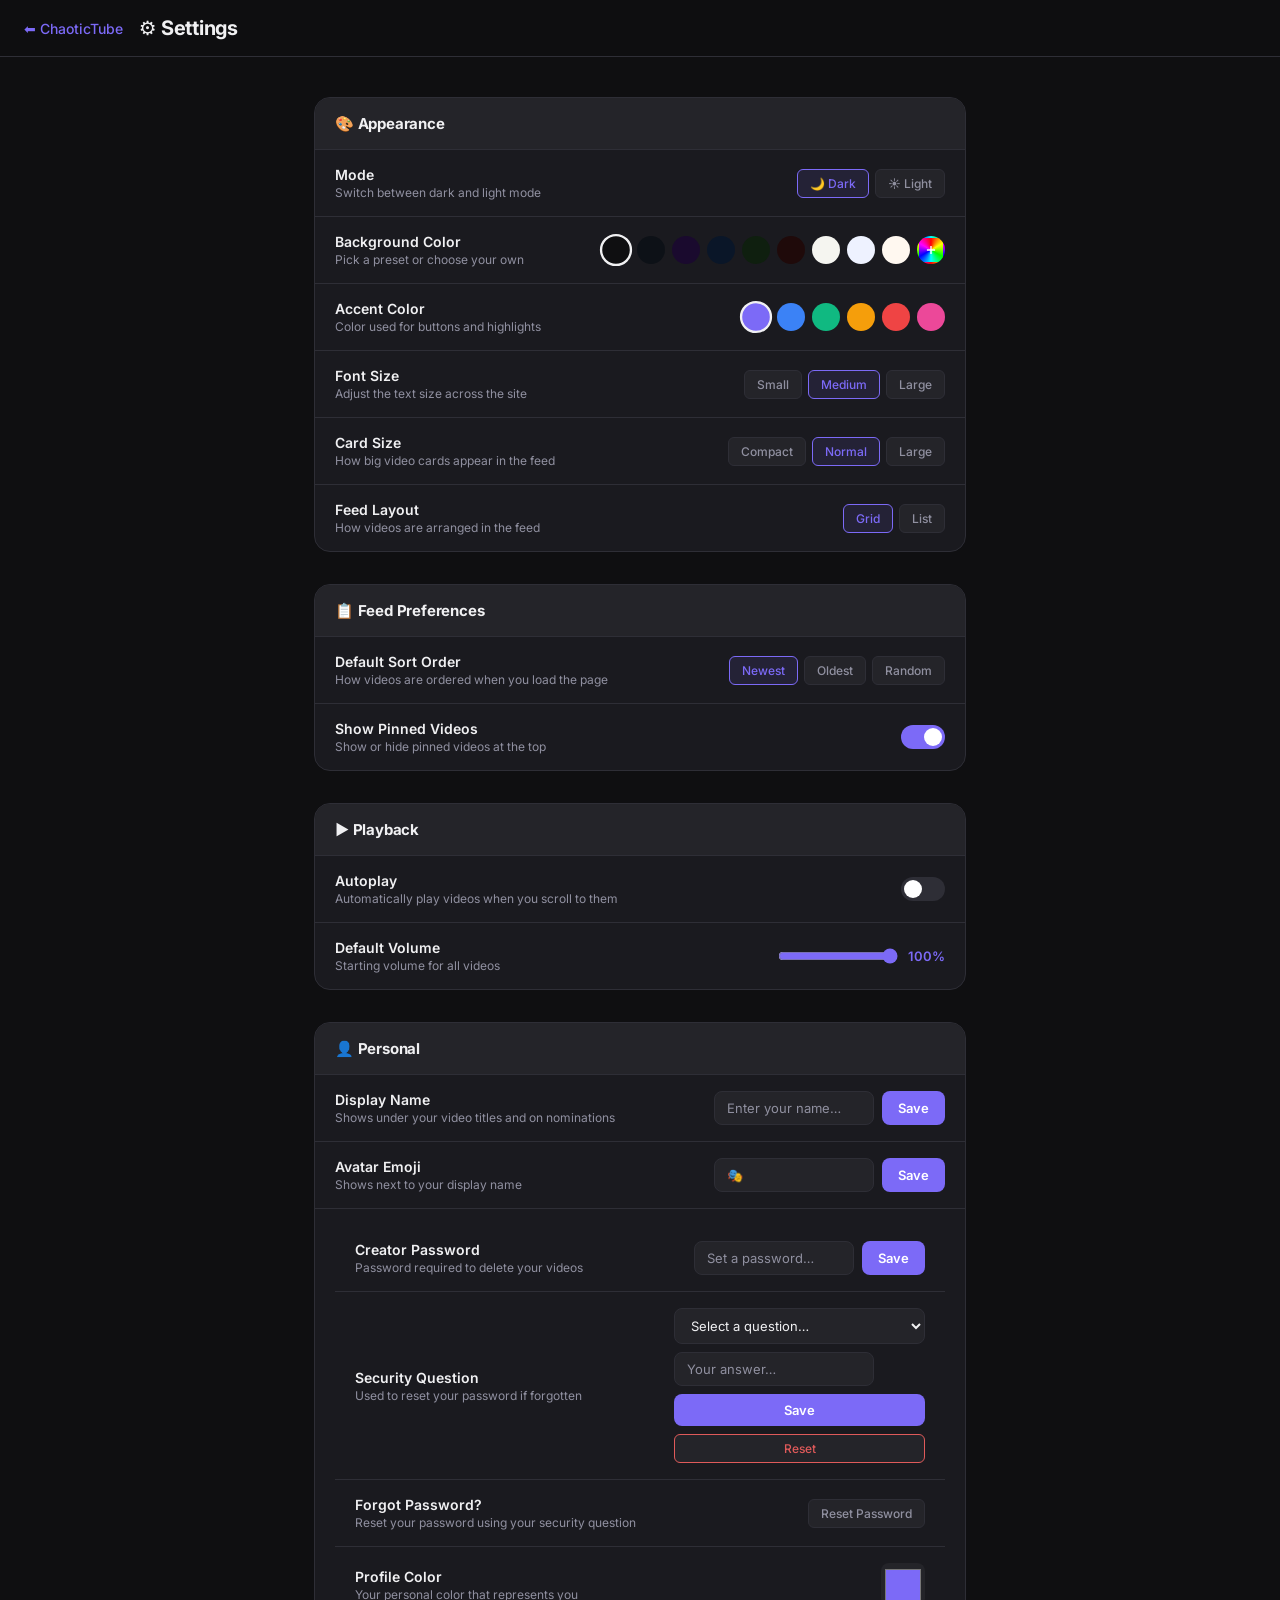
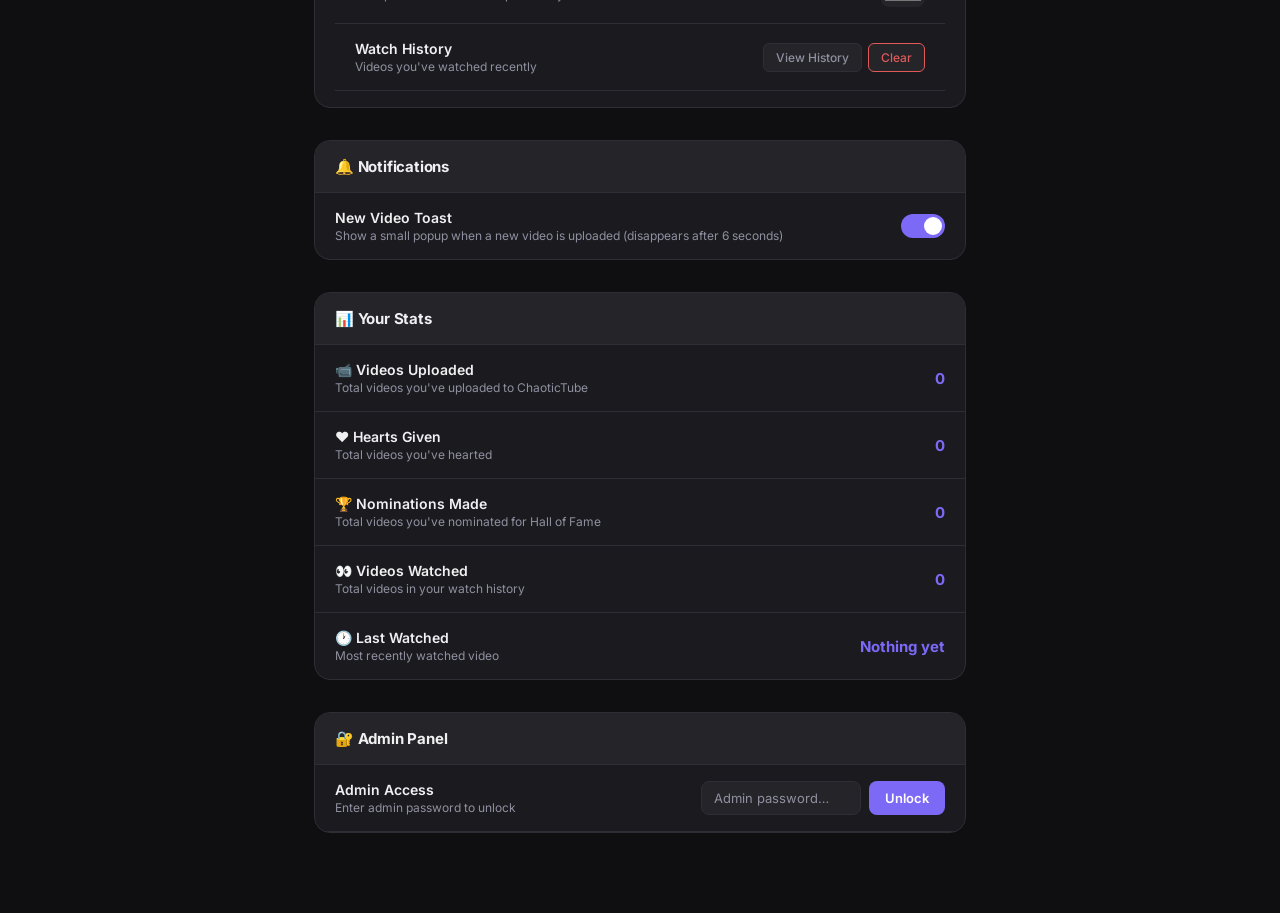
<file: settings.html>
<!DOCTYPE html>
<html lang="en">
<head>
  <meta charset="UTF-8">
  <meta name="viewport" content="width=device-width, initial-scale=1.0">
  <title>ChaoticTube — Settings</title>
  <link rel="preconnect" href="https://fonts.googleapis.com">
  <link rel="preconnect" href="https://fonts.gstatic.com" crossorigin>
  <link href="https://fonts.googleapis.com/css2?family=Inter:wght@400;500;600;700&display=swap" rel="stylesheet">
  <link rel="stylesheet" href="settings.css">
  <script>
    try {
      const theme = JSON.parse(localStorage.getItem("ct-theme"));
      if (theme) {
        document.documentElement.style.setProperty("--bg", theme.bg);
        document.documentElement.style.setProperty("--accent", theme.accent || "#7c6af7");
        document.body.style.background = theme.bg;
        if (theme.mode === "light") document.body.classList.add("light");
      }
    } catch {}
  </script>
</head>
<body>

  <header>
    <a href="index.html" class="back-btn">⬅ ChaoticTube</a>
    <h1>⚙️ Settings</h1>
  </header>

  <main>

    <!-- Appearance -->
    <section class="settings-section">
      <h2 class="section-title">🎨 Appearance</h2>

      <div class="setting-row">
        <div class="setting-info">
          <p class="setting-name">Mode</p>
          <p class="setting-desc">Switch between dark and light mode</p>
        </div>
        <div class="mode-toggle">
          <button class="mode-btn active" data-mode="dark">🌙 Dark</button>
          <button class="mode-btn" data-mode="light">☀️ Light</button>
        </div>
      </div>

      <div class="setting-row">
        <div class="setting-info">
          <p class="setting-name">Background Color</p>
          <p class="setting-desc">Pick a preset or choose your own</p>
        </div>
        <div class="swatch-row">
          <button class="swatch" data-color="#0f0f11" title="Void" style="background:#0f0f11"></button>
          <button class="swatch" data-color="#0d1117" title="Midnight" style="background:#0d1117"></button>
          <button class="swatch" data-color="#1a0a2e" title="Deep Purple" style="background:#1a0a2e"></button>
          <button class="swatch" data-color="#0a1628" title="Navy" style="background:#0a1628"></button>
          <button class="swatch" data-color="#0f1f0f" title="Forest" style="background:#0f1f0f"></button>
          <button class="swatch" data-color="#1f0a0a" title="Ember" style="background:#1f0a0a"></button>
          <button class="swatch" data-color="#f5f5f0" title="Paper" style="background:#f5f5f0"></button>
          <button class="swatch" data-color="#eef2ff" title="Lavender" style="background:#eef2ff"></button>
          <button class="swatch" data-color="#fff8f0" title="Warm" style="background:#fff8f0"></button>
          <label class="swatch swatch-custom" title="Custom colour">
            <svg xmlns="http://www.w3.org/2000/svg" width="14" height="14" viewBox="0 0 24 24" fill="none" stroke="currentColor" stroke-width="2.5"><line x1="12" y1="5" x2="12" y2="19"/><line x1="5" y1="12" x2="19" y2="12"/></svg>
            <input type="color" id="customColorPicker" value="#0f0f11">
          </label>
        </div>
      </div>

      <div class="setting-row">
        <div class="setting-info">
          <p class="setting-name">Accent Color</p>
          <p class="setting-desc">Color used for buttons and highlights</p>
        </div>
        <div class="swatch-row">
          <button class="swatch accent-swatch" data-accent="#7c6af7" title="Purple" style="background:#7c6af7"></button>
          <button class="swatch accent-swatch" data-accent="#3b82f6" title="Blue" style="background:#3b82f6"></button>
          <button class="swatch accent-swatch" data-accent="#10b981" title="Emerald" style="background:#10b981"></button>
          <button class="swatch accent-swatch" data-accent="#f59e0b" title="Amber" style="background:#f59e0b"></button>
          <button class="swatch accent-swatch" data-accent="#ef4444" title="Red" style="background:#ef4444"></button>
          <button class="swatch accent-swatch" data-accent="#ec4899" title="Pink" style="background:#ec4899"></button>
        </div>
      </div>

      <div class="setting-row">
        <div class="setting-info">
          <p class="setting-name">Font Size</p>
          <p class="setting-desc">Adjust the text size across the site</p>
        </div>
        <div class="btn-group">
          <button class="opt-btn" data-font="small">Small</button>
          <button class="opt-btn active" data-font="medium">Medium</button>
          <button class="opt-btn" data-font="large">Large</button>
        </div>
      </div>

      <div class="setting-row">
        <div class="setting-info">
          <p class="setting-name">Card Size</p>
          <p class="setting-desc">How big video cards appear in the feed</p>
        </div>
        <div class="btn-group">
          <button class="opt-btn" data-card="compact">Compact</button>
          <button class="opt-btn active" data-card="normal">Normal</button>
          <button class="opt-btn" data-card="large">Large</button>
        </div>
      </div>

      <div class="setting-row">
        <div class="setting-info">
          <p class="setting-name">Feed Layout</p>
          <p class="setting-desc">How videos are arranged in the feed</p>
        </div>
        <div class="btn-group">
          <button class="opt-btn active" data-layout="grid">Grid</button>
          <button class="opt-btn" data-layout="list">List</button>
        </div>
      </div>

    </section>

    <!-- Feed Preferences -->
    <section class="settings-section">
      <h2 class="section-title">📋 Feed Preferences</h2>

      <div class="setting-row">
        <div class="setting-info">
          <p class="setting-name">Default Sort Order</p>
          <p class="setting-desc">How videos are ordered when you load the page</p>
        </div>
        <div class="btn-group">
          <button class="opt-btn active" data-sort="newest">Newest</button>
          <button class="opt-btn" data-sort="oldest">Oldest</button>
          <button class="opt-btn" data-sort="random">Random</button>
        </div>
      </div>

      <div class="setting-row">
        <div class="setting-info">
          <p class="setting-name">Show Pinned Videos</p>
          <p class="setting-desc">Show or hide pinned videos at the top</p>
        </div>
        <label class="toggle-switch">
          <input type="checkbox" id="showPinned" checked>
          <span class="toggle-slider"></span>
        </label>
      </div>

    </section>

    <!-- Playback -->
    <section class="settings-section">
      <h2 class="section-title">▶️ Playback</h2>

      <div class="setting-row">
        <div class="setting-info">
          <p class="setting-name">Autoplay</p>
          <p class="setting-desc">Automatically play videos when you scroll to them</p>
        </div>
        <label class="toggle-switch">
          <input type="checkbox" id="autoplay">
          <span class="toggle-slider"></span>
        </label>
      </div>

      <div class="setting-row">
        <div class="setting-info">
          <p class="setting-name">Default Volume</p>
          <p class="setting-desc">Starting volume for all videos</p>
        </div>
        <div class="slider-row">
          <input type="range" id="volumeSlider" min="0" max="100" value="100">
          <span id="volumeValue">100%</span>
        </div>
      </div>

    </section>

    <!-- Personal -->
      <section class="settings-section">
        <h2 class="section-title">👤 Personal</h2>

        <div class="setting-row">
          <div class="setting-info">
            <p class="setting-name">Display Name</p>
            <p class="setting-desc">Shows under your video titles and on nominations</p>
          </div>
          <div class="input-row">
            <input type="text" id="displayName" placeholder="Enter your name…" maxlength="30">
            <button id="saveNameBtn" class="save-btn">Save</button>
            <span class="inline-saved hidden" id="savedName">✓</span>
          </div>
        </div>

        <div class="setting-row">
          <div class="setting-info">
            <p class="setting-name">Avatar Emoji</p>
            <p class="setting-desc">Shows next to your display name</p>
          </div>
          <div class="input-row">
            <input type="text" id="avatarEmoji" placeholder="🎭" maxlength="2">
            <button id="saveAvatarBtn" class="save-btn">Save</button>
            <span class="inline-saved hidden" id="savedAvatar">✓</span>
          </div>
        </div>

        <div class="setting-row">
          <div class="setting-info">
            <div class="setting-row">
        <div class="setting-info">
          <p class="setting-name">Creator Password</p>
          <p class="setting-desc">Password required to delete your videos</p>
        </div>
        <div class="input-row">
          <input type="password" id="creatorPassword" placeholder="Set a password…" maxlength="30">
          <button id="savePasswordBtn" class="save-btn">Save</button>
          <span class="inline-saved hidden" id="savedPassword">✓</span>
        </div>
      </div>


        <div class="setting-row">
          <div class="setting-info">
            <p class="setting-name">Security Question</p>
            <p class="setting-desc">Used to reset your password if forgotten</p>
          </div>
          <div class="security-question-wrap">
            <select id="securityQuestion">
              <option value="">Select a question…</option>
              <option value="1">🏙️ What city were you born in?</option>
              <option value="2">🍕 What is your favourite food?</option>
              <option value="3">🎬 What is your favourite movie?</option>
              <option value="4">🎵 What is your favourite song?</option>
              <option value="5">🌍 What is your favourite place?</option>
            </select>
            <input type="text" id="securityAnswer" placeholder="Your answer…" maxlength="50">
            <button id="saveSecurityBtn" class="save-btn">Save</button>
            <span class="inline-saved hidden" id="savedSecurity">✓</span>
            <button id="resetSecurityBtn" class="opt-btn" style="border-color: var(--danger); color: var(--danger);">Reset</button>
          </div>
        </div>

        <div class="setting-row">
          <div class="setting-info">
            <p class="setting-name">Forgot Password?</p>
            <p class="setting-desc">Reset your password using your security question</p>
          </div>
          <button id="forgotPasswordBtn" class="opt-btn">Reset Password</button>
        </div>

        <div class="setting-row">
          <div class="setting-info">
            <p class="setting-name">Profile Color</p>
            <p class="setting-desc">Your personal color that represents you</p>
          </div>
          <input type="color" id="profileColor" value="#7c6af7" class="color-input">
        </div>

        <div class="setting-row">
         <div class="setting-info">
            <p class="setting-name">Watch History</p>
            <p class="setting-desc">Videos you've watched recently</p>
          </div>
          <div class="btn-group">
            <button class="opt-btn" id="viewHistoryBtn">View History</button>
            <button class="opt-btn" id="clearHistoryBtn" style="border-color: var(--danger); color: var(--danger);">Clear</button>
          </div>
        </div>

        <div id="historyPanel" class="hidden">
          <div id="historyList" class="history-list"></div>
        </div>

      </section>

      <!-- Notifications -->
    <section class="settings-section">
      <h2 class="section-title">🔔 Notifications</h2>

      <div class="setting-row">
        <div class="setting-info">
          <p class="setting-name">New Video Toast</p>
          <p class="setting-desc">Show a small popup when a new video is uploaded (disappears after 6 seconds)</p>
        </div>
        <label class="toggle-switch">
          <input type="checkbox" id="newVideoNotif" checked>
          <span class="toggle-slider"></span>
        </label>
      </div>

    </section>

    <p class="saved-msg hidden" id="savedMsg">✓ Settings saved!</p>

    <!-- Stats -->
    <section class="settings-section">
      <h2 class="section-title">📊 Your Stats</h2>

      <div class="setting-row">
        <div class="setting-info">
          <p class="setting-name">📹 Videos Uploaded</p>
          <p class="setting-desc">Total videos you've uploaded to ChaoticTube</p>
        </div>
        <p class="stat-value" id="statUploads">—</p>
      </div>

      <div class="setting-row">
        <div class="setting-info">
          <p class="setting-name">❤️ Hearts Given</p>
          <p class="setting-desc">Total videos you've hearted</p>
        </div>
        <p class="stat-value" id="statHearts">—</p>
      </div>

      <div class="setting-row">
        <div class="setting-info">
          <p class="setting-name">🏆 Nominations Made</p>
          <p class="setting-desc">Total videos you've nominated for Hall of Fame</p>
        </div>
        <p class="stat-value" id="statNominations">—</p>
      </div>

      <div class="setting-row">
        <div class="setting-info">
          <p class="setting-name">👀 Videos Watched</p>
          <p class="setting-desc">Total videos in your watch history</p>
        </div>
        <p class="stat-value" id="statWatched">—</p>
      </div>

      <div class="setting-row">
        <div class="setting-info">
          <p class="setting-name">🕐 Last Watched</p>
          <p class="setting-desc">Most recently watched video</p>
        </div>
        <p class="stat-value" id="statLastWatched">—</p>
      </div>

    </section>

  <!-- Admin Section -->
    <section class="settings-section" id="adminSection">
      <h2 class="section-title">🔐 Admin Panel</h2>

      <div class="setting-row" id="adminLockRow">
        <div class="setting-info">
          <p class="setting-name">Admin Access</p>
          <p class="setting-desc">Enter admin password to unlock</p>
        </div>
        <div class="input-row">
          <input type="password" id="adminPwdInput" placeholder="Admin password…">
          <button id="adminUnlockBtn" class="save-btn">Unlock</button>
        </div>
      </div>

      <div class="setting-row hidden" id="adminHideRow">
        <div class="setting-info">
          <p class="setting-name">Admin Access</p>
          <p class="setting-desc">Admin panel is unlocked</p>
        </div>
        <button id="adminHideBtn" class="opt-btn" style="border-color: var(--danger); color: var(--danger);">Hide</button>
      </div>

      <div id="adminContent" class="hidden">

        <!-- Site Stats -->
        <div class="admin-group">
          <p class="admin-group-title">📊 Site Stats</p>
          <div class="setting-row">
            <div class="setting-info">
              <p class="setting-name">Total Videos</p>
            </div>
            <p class="stat-value" id="adminStatVideos">—</p>
          </div>
          <div class="setting-row">
            <div class="setting-info">
              <p class="setting-name">Total Nominations This Month</p>
            </div>
            <p class="stat-value" id="adminStatNoms">—</p>
          </div>
          <div class="setting-row">
            <div class="setting-info">
              <p class="setting-name">Most Hearted Video</p>
            </div>
            <p class="stat-value" id="adminStatHearted">—</p>
          </div>
        </div>

        <!-- All Display Names -->
        <div class="admin-group">
          <p class="admin-group-title">👥 All Display Names</p>
          <div id="adminDisplayNames" class="admin-list"></div>
        </div>

        <!-- Upload History -->
        <div class="admin-group">
          <p class="admin-group-title">📋 Upload History</p>
          <div id="adminUploadHistory" class="admin-list"></div>
        </div>

        <!-- Pin Videos -->
        <div class="admin-group">
          <p class="admin-group-title">📌 Pin Videos (max 3)</p>
          <div class="setting-row">
            <div class="setting-info">
              <p class="setting-name">Pin a video by title</p>
            </div>
            <div class="input-row">
              <input type="text" id="pinVideoInput" placeholder="Video title…">
              <button id="pinVideoBtn" class="save-btn">Pin</button>
            </div>
          </div>
          <div id="pinnedList" class="admin-list"></div>
        </div>

        <!-- Edit Video Title -->
        <div class="admin-group">
          <p class="admin-group-title">✏️ Edit Video Title</p>
          <div class="setting-row">
            <div class="setting-info">
              <p class="setting-name">Find video by current title</p>
            </div>
            <div class="input-row">
              <input type="text" id="editVideoSearch" placeholder="Current title…">
              <input type="text" id="editVideoNew" placeholder="New title…">
              <button id="editVideoBtn" class="save-btn">Update</button>
            </div>
          </div>
        </div>

        <!-- Delete Video -->
        <div class="admin-group">
          <p class="admin-group-title">🗑️ Delete Video</p>
          <div class="setting-row">
            <div class="setting-info">
              <p class="setting-name">Delete a video by title</p>
            </div>
            <div class="input-row">
              <input type="text" id="deleteVideoInput" placeholder="Video title…">
              <button id="deleteVideoBtn" class="save-btn" style="background: var(--danger);">Delete</button>
            </div>
          </div>
        </div>

        <!-- Announcement Banner -->
        <div class="admin-group">
          <p class="admin-group-title">📢 Announcement Banner</p>
          <div class="setting-row">
            <div class="setting-info">
              <p class="setting-name">Post an announcement</p>
              <p class="setting-desc">Shows at the top of the main page for everyone</p>
            </div>
            <div class="input-row">
              <input type="text" id="announcementInput" placeholder="Announcement text…" maxlength="100">
              <button id="postAnnouncementBtn" class="save-btn">Post</button>
            </div>
          </div>
          <div class="setting-row">
            <div class="setting-info">
              <p class="setting-name">Schedule announcement</p>
              <p class="setting-desc">Post announcement at a specific date and time</p>
            </div>
            <div class="input-row">
              <input type="datetime-local" id="announcementDate">
              <button id="scheduleAnnouncementBtn" class="save-btn">Schedule</button>
            </div>
          </div>
          <div class="setting-row">
            <div class="setting-info">
              <p class="setting-name">Clear announcement</p>
            </div>
            <button id="clearAnnouncementBtn" class="opt-btn" style="border-color: var(--danger); color: var(--danger);">Clear</button>
          </div>
        </div>

        <!-- Add Hall of Fame Category -->
        <div class="admin-group">
          <p class="admin-group-title">➕ Add Hall of Fame Category</p>
          <div class="setting-row">
            <div class="setting-info">
              <p class="setting-name">New category</p>
              <p class="setting-desc">Add a new category to the Hall of Fame</p>
            </div>
            <div class="input-row">
              <input type="text" id="newCategoryEmoji" placeholder="🎯" maxlength="2" style="width:50px">
              <input type="text" id="newCategoryName" placeholder="Category name…" maxlength="30">
              <button id="addCategoryBtn" class="save-btn">Add</button>
            </div>
          </div>
          <div id="customCategoriesList" class="admin-list"></div>
        </div>

        <!-- Reset Votes -->
        <div class="admin-group">
          <p class="admin-group-title">🔄 Reset Hall of Fame Votes</p>
          <div class="setting-row">
            <div class="setting-info">
              <p class="setting-name">Reset votes for a category</p>
              <p class="setting-desc">Sets all votes to 0 for the selected category this month</p>
            </div>
            <div class="input-row">
              <select id="resetCategorySelect">
                <option value="">Select category…</option>
                <option value="meme-year">👑 Meme of the Year</option>
                <option value="meme-month">🏆 Meme of the Month</option>
                <option value="most-chaotic">🌪️ Most Chaotic</option>
                <option value="most-crazy">🤯 Most Crazy</option>
                <option value="funniest">😂 Funniest Video</option>
                <option value="most-underrated">🏅 Most Underrated</option>
              </select>
              <button id="resetVotesBtn" class="save-btn" style="background: var(--danger);">Reset</button>
            </div>
          </div>
        </div>

      </div>
    </section>

  </main>

  <script src="settings.js"></script>
</body>
</html>
</file>
<file: settings.css>
/* ChaoticTube Settings styles */
:root {
  --bg:        #0f0f11;
  --surface:   #1a1a1f;
  --surface2:  #242429;
  --border:    #2e2e36;
  --accent:    #7c6af7;
  --accent-h:  #6a57f0;
  --text:      #f0f0f2;
  --text-sub:  #9090a0;
  --danger:    #e05a5a;
  --success:   #4caf7d;
  --radius:    12px;
  --font:      'Inter', system-ui, sans-serif;
}

body.light {
  --bg:        #f5f5f0;
  --surface:   rgba(255,255,255,0.72);
  --surface2:  rgba(0,0,0,0.06);
  --border:    rgba(0,0,0,0.12);
  --text:      #111118;
  --text-sub:  #55556a;
}

*, *::before, *::after { box-sizing: border-box; margin: 0; padding: 0; }

body {
  background: var(--bg);
  color: var(--text);
  font-family: var(--font);
  min-height: 100vh;
  transition: background 0.3s, color 0.3s;
}

header {
  position: sticky;
  top: 0;
  z-index: 100;
  background: rgba(15,15,17,0.85);
  backdrop-filter: blur(12px);
  border-bottom: 1px solid var(--border);
  padding: 16px 24px;
  display: flex;
  align-items: center;
  gap: 16px;
}

.back-btn {
  color: var(--accent);
  text-decoration: none;
  font-size: 14px;
  font-weight: 500;
  transition: opacity 0.15s;
  flex-shrink: 0;
}

.back-btn:hover { opacity: 0.75; }

header h1 {
  font-size: 20px;
  font-weight: 700;
  letter-spacing: -0.3px;
}

main {
  max-width: 700px;
  margin: 0 auto;
  padding: 40px 24px 80px;
  display: flex;
  flex-direction: column;
  gap: 32px;
}

/* ── Settings section ────────────────────────────── */
.settings-section {
  background: var(--surface);
  border: 1px solid var(--border);
  border-radius: 16px;
  overflow: hidden;
}

.section-title {
  font-size: 15px;
  font-weight: 700;
  padding: 16px 20px;
  border-bottom: 1px solid var(--border);
  background: var(--surface2);
  letter-spacing: -0.2px;
}

.setting-row {
  display: flex;
  align-items: center;
  justify-content: space-between;
  gap: 20px;
  padding: 16px 20px;
  border-bottom: 1px solid var(--border);
}

.setting-row:last-child { border-bottom: none; }

.setting-info { flex: 1; }

.setting-name {
  font-size: 14px;
  font-weight: 600;
}

.setting-desc {
  font-size: 12px;
  color: var(--text-sub);
  margin-top: 2px;
}

/* ── Mode toggle ─────────────────────────────────── */
.mode-toggle {
  display: flex;
  gap: 6px;
  flex-shrink: 0;
}

.mode-btn {
  background: var(--surface2);
  border: 1px solid var(--border);
  border-radius: 6px;
  color: var(--text-sub);
  font-family: var(--font);
  font-size: 12px;
  font-weight: 500;
  padding: 6px 12px;
  cursor: pointer;
  transition: all 0.15s;
}

.mode-btn.active,
.mode-btn:hover {
  border-color: var(--accent);
  color: var(--accent);
  background: rgba(124,106,247,0.1);
}

/* ── Swatches ────────────────────────────────────── */
.swatch-row {
  display: flex;
  gap: 7px;
  flex-wrap: wrap;
  flex-shrink: 0;
}

.swatch {
  width: 28px;
  height: 28px;
  border-radius: 50%;
  border: 2px solid transparent;
  cursor: pointer;
  transition: transform 0.12s, border-color 0.12s;
  flex-shrink: 0;
}

.swatch:hover { transform: scale(1.15); }

.swatch.active {
  border-color: var(--text);
  transform: scale(1.15);
}

.swatch-custom {
  background: conic-gradient(red, yellow, lime, aqua, blue, magenta, red);
  display: flex;
  align-items: center;
  justify-content: center;
  color: #fff;
  cursor: pointer;
  position: relative;
}

.swatch-custom input[type="color"] {
  position: absolute;
  opacity: 0;
  width: 100%;
  height: 100%;
  cursor: pointer;
  border: none;
  padding: 0;
}

/* ── Button group ────────────────────────────────── */
.btn-group {
  display: flex;
  gap: 6px;
  flex-shrink: 0;
}

.opt-btn {
  background: var(--surface2);
  border: 1px solid var(--border);
  border-radius: 6px;
  color: var(--text-sub);
  font-family: var(--font);
  font-size: 12px;
  font-weight: 500;
  padding: 6px 12px;
  cursor: pointer;
  transition: all 0.15s;
}

.opt-btn.active,
.opt-btn:hover {
  border-color: var(--accent);
  color: var(--accent);
  background: rgba(124,106,247,0.1);
}

/* ── Toggle switch ───────────────────────────────── */
.toggle-switch {
  position: relative;
  display: inline-block;
  width: 44px;
  height: 24px;
  flex-shrink: 0;
  cursor: pointer;
}

.toggle-switch input {
  opacity: 0;
  width: 0;
  height: 0;
}

.toggle-slider {
  position: absolute;
  inset: 0;
  background: var(--border);
  border-radius: 24px;
  transition: background 0.3s;
}

.toggle-slider::before {
  content: "";
  position: absolute;
  width: 18px;
  height: 18px;
  left: 3px;
  bottom: 3px;
  background: #fff;
  border-radius: 50%;
  transition: transform 0.3s;
}

.toggle-switch input:checked + .toggle-slider { background: var(--accent); }
.toggle-switch input:checked + .toggle-slider::before { transform: translateX(20px); }

/* ── Volume slider ───────────────────────────────── */
.slider-row {
  display: flex;
  align-items: center;
  gap: 10px;
  flex-shrink: 0;
}

#volumeSlider {
  width: 120px;
  accent-color: var(--accent);
}

#volumeValue {
  font-size: 13px;
  font-weight: 600;
  color: var(--accent);
  min-width: 36px;
  text-align: right;
}

/* ── Input row ───────────────────────────────────── */
.input-row {
  display: flex;
  gap: 8px;
  flex-shrink: 0;
}

.input-row input {
  padding: 8px 12px;
  background: var(--surface2);
  border: 1px solid var(--border);
  border-radius: 8px;
  color: var(--text);
  font-family: var(--font);
  font-size: 13px;
  outline: none;
  width: 160px;
  transition: border-color 0.2s;
}

.input-row input:focus { border-color: var(--accent); }
.input-row input::placeholder { color: var(--text-sub); }

.save-btn {
  padding: 8px 16px;
  background: var(--accent);
  color: #fff;
  border: none;
  border-radius: 8px;
  font-family: var(--font);
  font-size: 13px;
  font-weight: 600;
  cursor: pointer;
  transition: background 0.15s;
}

.save-btn:hover { background: var(--accent-h); }

/* ── Color input ─────────────────────────────────── */
.color-input {
  width: 44px;
  height: 44px;
  border: none;
  border-radius: 8px;
  cursor: pointer;
  padding: 2px;
  background: var(--surface2);
  flex-shrink: 0;
}

/* ── History list ────────────────────────────────── */
.history-list {
  padding: 12px 20px;
  display: flex;
  flex-direction: column;
  gap: 10px;
  border-top: 1px solid var(--border);
}

.history-item {
  display: flex;
  align-items: center;
  gap: 12px;
  padding: 10px 12px;
  background: var(--surface2);
  border-radius: 8px;
  border: 1px solid var(--border);
}

.history-item-info {
  flex: 1;
}

.history-item-title {
  font-size: 13px;
  font-weight: 600;
}

.history-item-meta {
  font-size: 11px;
  color: var(--text-sub);
  margin-top: 2px;
}

.history-progress {
  width: 60px;
  height: 4px;
  background: var(--border);
  border-radius: 4px;
  overflow: hidden;
}

.history-progress-fill {
  height: 100%;
  background: var(--accent);
}

.history-empty {
  text-align: center;
  color: var(--text-sub);
  font-size: 13px;
  padding: 20px;
}

/* ── Saved message ───────────────────────────────── */
.saved-msg {
  text-align: center;
  color: var(--success);
  font-size: 14px;
  font-weight: 600;
  padding: 12px;
  background: var(--surface);
  border-radius: var(--radius);
  border: 1px solid var(--success);
}

.hidden { display: none !important; }

@media (max-width: 600px) {
  main { padding: 24px 16px 48px; }
  .setting-row { flex-direction: column; align-items: flex-start; gap: 12px; }
  .input-row input { width: 120px; }
  #volumeSlider { width: 100px; }
}

/* ── Stat value ──────────────────────────────────── */
.stat-value {
  font-size: 15px;
  font-weight: 700;
  color: var(--accent);
  flex-shrink: 0;
  text-align: right;
  max-width: 200px;
}

.card-footer {
  display: flex;
  justify-content: flex-end;
  padding: 10px 16px 14px;
}

.delete-btn {
  background: none;
  border: 1px solid var(--border);
  border-radius: 6px;
  color: var(--text-sub);
  font-family: var(--font);
  font-size: 12px;
  padding: 5px 12px;
  cursor: pointer;
  transition: border-color 0.15s, color 0.15s;
}

.delete-btn:hover {
  border-color: var(--danger);
  color: var(--danger);
}

/* ── Security question ───────────────────────────── */
.security-question-wrap {
  display: flex;
  flex-direction: column;
  gap: 8px;
  flex-shrink: 0;
}

#securityQuestion {
  padding: 8px 12px;
  background: var(--surface2);
  border: 1px solid var(--border);
  border-radius: 8px;
  color: var(--text);
  font-family: var(--font);
  font-size: 13px;
  outline: none;
  cursor: pointer;
}

#securityAnswer {
  padding: 8px 12px;
  background: var(--surface2);
  border: 1px solid var(--border);
  border-radius: 8px;
  color: var(--text);
  font-family: var(--font);
  font-size: 13px;
  outline: none;
  width: 200px;
}

#securityAnswer:focus,
#securityQuestion:focus { border-color: var(--accent); }
#securityAnswer::placeholder { color: var(--text-sub); }

.inline-saved {
  font-size: 13px;
  font-weight: 700;
  color: var(--success);
}

/* ── Admin section ───────────────────────────────── */
.admin-group {
  border-top: 1px solid var(--border);
  padding: 16px 20px;
}

.admin-group-title {
  font-size: 13px;
  font-weight: 700;
  color: var(--text-sub);
  text-transform: uppercase;
  letter-spacing: 0.06em;
  margin-bottom: 12px;
}

.admin-list {
  display: flex;
  flex-direction: column;
  gap: 8px;
  margin-top: 8px;
}

.admin-list-item {
  background: var(--surface2);
  border: 1px solid var(--border);
  border-radius: 8px;
  padding: 10px 14px;
  display: flex;
  align-items: center;
  justify-content: space-between;
  gap: 10px;
  font-size: 13px;
}

.admin-list-item-name {
  flex: 1;
  font-weight: 500;
}

.admin-list-item-meta {
  font-size: 11px;
  color: var(--text-sub);
}

.admin-remove-btn {
  background: none;
  border: 1px solid var(--danger);
  border-radius: 6px;
  color: var(--danger);
  font-size: 11px;
  padding: 3px 8px;
  cursor: pointer;
  transition: background 0.15s;
  font-family: var(--font);
}

.admin-remove-btn:hover {
  background: var(--danger);
  color: #fff;
}

#resetCategorySelect {
  padding: 8px 12px;
  background: var(--surface2);
  border: 1px solid var(--border);
  border-radius: 8px;
  color: var(--text);
  font-family: var(--font);
  font-size: 13px;
  outline: none;
  cursor: pointer;
}

#announcementDate {
  padding: 8px 12px;
  background: var(--surface2);
  border: 1px solid var(--border);
  border-radius: 8px;
  color: var(--text);
  font-family: var(--font);
  font-size: 13px;
  outline: none;
}
</file>
